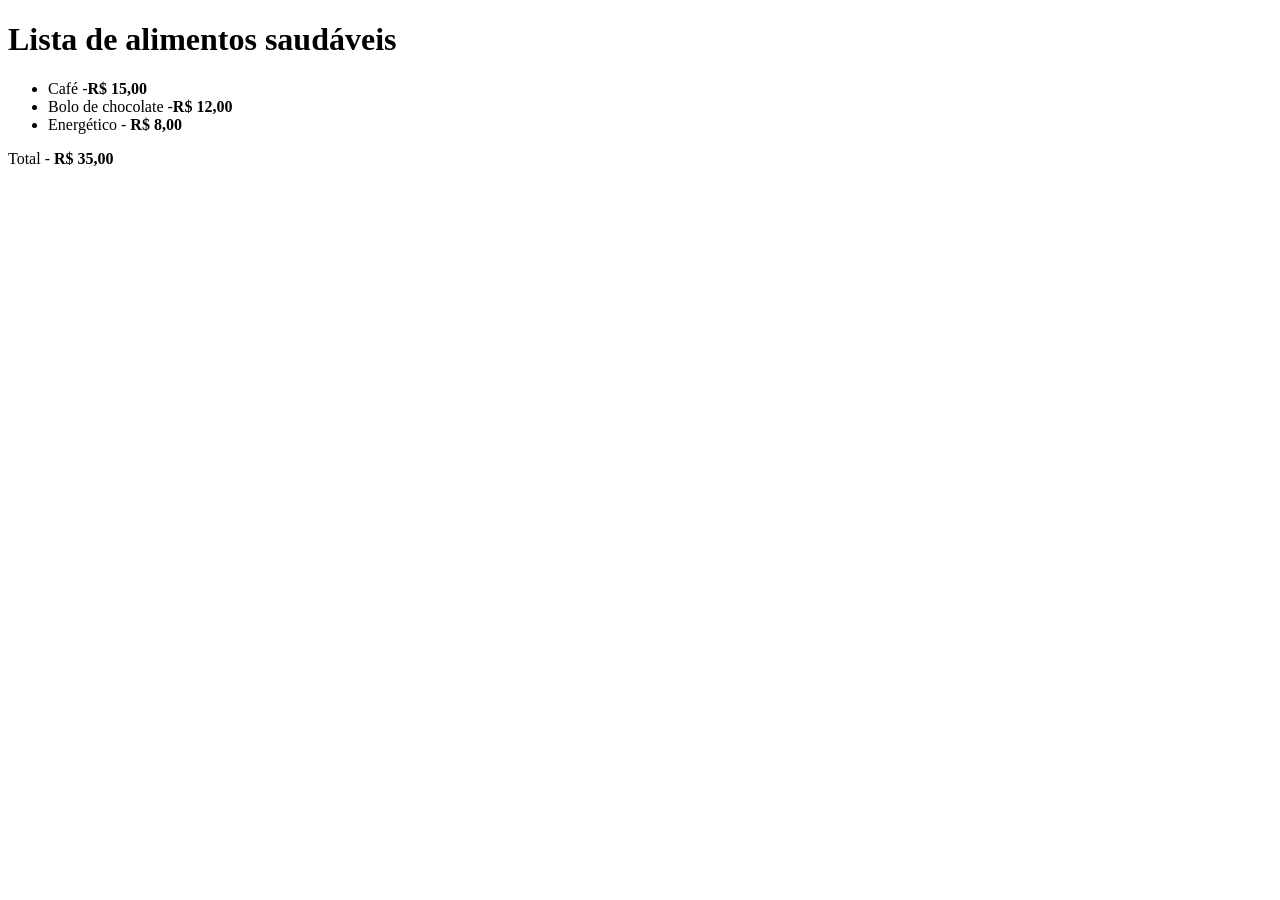
<file: Exercicio-1-lista-de-compras/index.html>
<!DOCTYPE html>
<html lang="en">
<head>
    <meta charset="UTF-8">
    <meta name="viewport" content="width=device-width, initial-scale=1.0">
    <title>Lista de alimentos saudáveis</title>
</head>
<body>
    <h1>Lista de alimentos saudáveis</h1>
 
   <ul>
    <li>Café -<b>R$ 15,00</b></li>
    <li>Bolo de chocolate -<b>R$ 12,00</b></li>
    <li>Energético - <b>R$ 8,00</b></li>
   </ul>
   
    <p>Total - <b>R$ 35,00</b></p>
  


    
    <!-- 
        Crie uma lista de alimentos “saudáveis”usando as tags corretas de HTML.
Exemplo de lista:

Café -R$ 15,00
Bolo de chocolate -R$ 12,00
Energético -R$ 8,00
Total -R$ 35,00


 -->
    
</body>
</html>
</file>
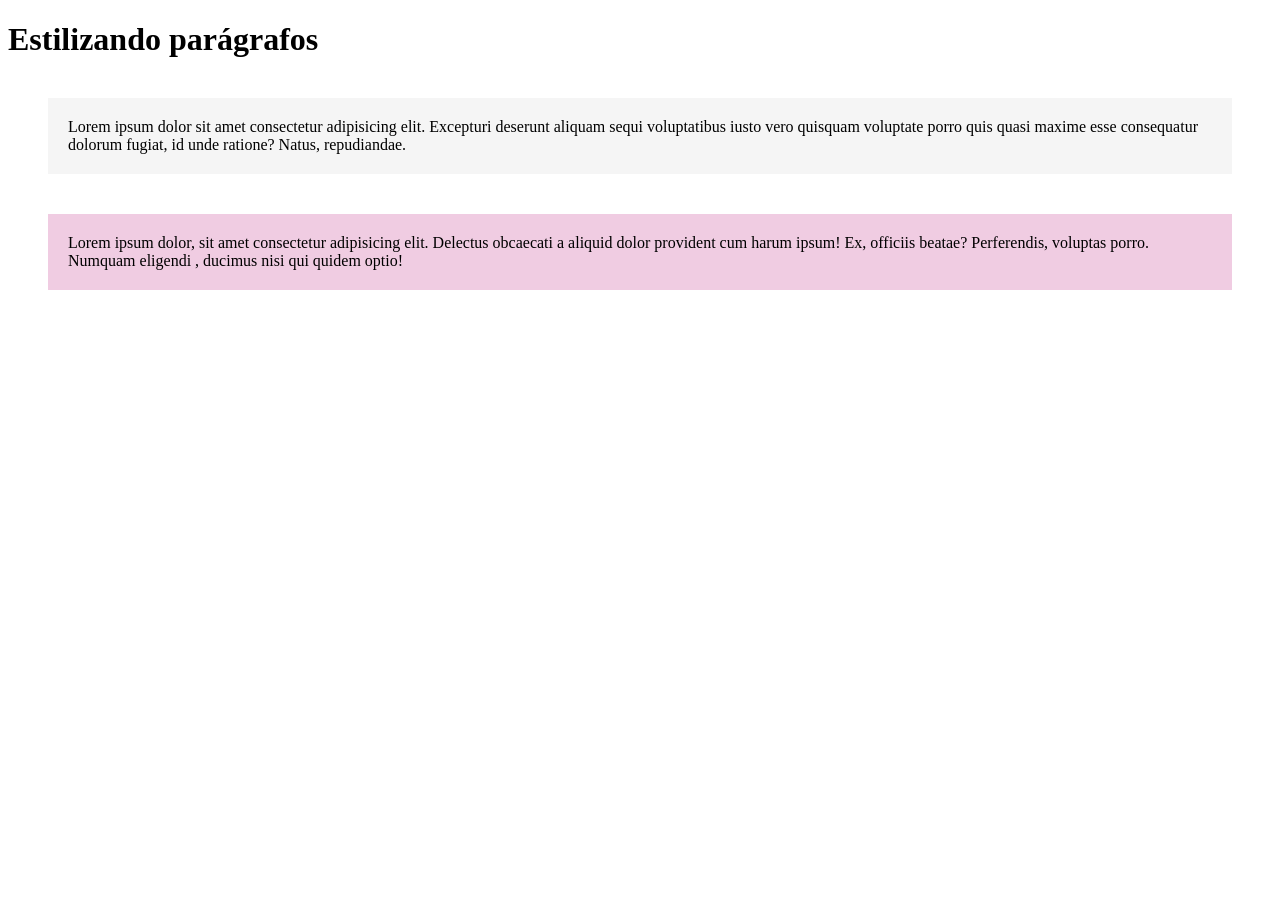
<file: Exercicio-3-paragrafos-coloridos/index.html>
<!DOCTYPE html>
<html lang="pt-br">
<head>
    <meta charset="UTF-8">
    <meta name="viewport" content="width=device-width, initial-scale=1.0">
    <title>Estilizando parágrafos</title>
    <link rel="stylesheet" href="style.css">
</head>
<body>
    <h1>Estilizando parágrafos</h1>

    <p class="paragrafo paragrafo1">Lorem ipsum dolor sit amet consectetur adipisicing elit. Excepturi deserunt aliquam sequi 
        voluptatibus iusto vero quisquam voluptate porro quis quasi maxime esse consequatur dolorum 
        fugiat, id unde ratione? Natus, repudiandae.</p>
    

    <p class="paragrafo paragrafo2">Lorem ipsum dolor, sit amet consectetur adipisicing elit. Delectus obcaecati a aliquid dolor
        provident cum harum ipsum! Ex, officiis beatae? Perferendis, voluptas porro. Numquam eligendi
        , ducimus nisi qui quidem optio!</p>
    
    
</body>
</html>
</file>
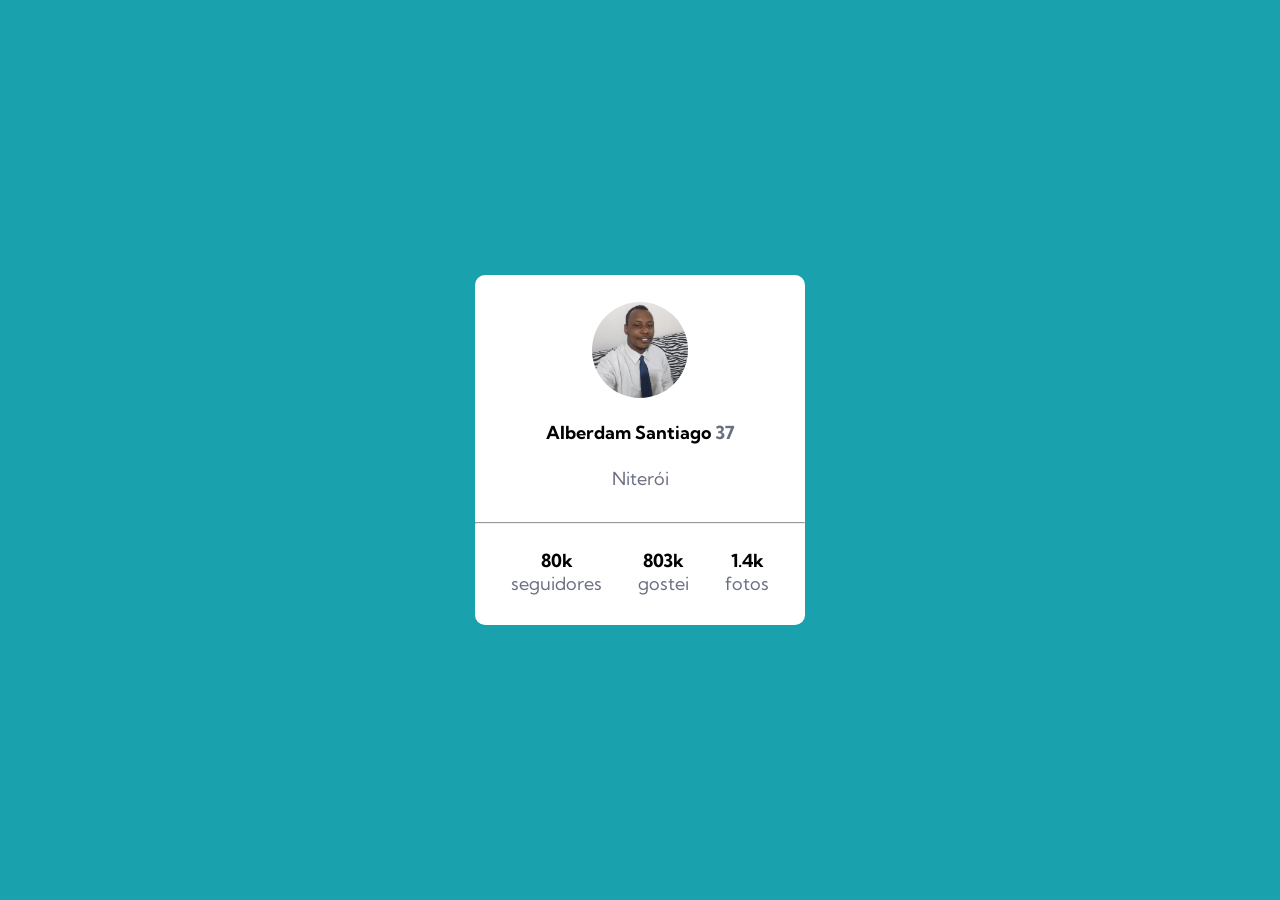
<file: 01-exercicio -profile-card-component-main/profile-card-component-main/index.html>
<!DOCTYPE html>
<html lang="pt-br">
<head>
  <meta charset="UTF-8">
  <meta name="viewport" content="width=device-width, initial-scale=1.0">
  <link rel="icon" type="image/png" sizes="32x32" href="./src/images/favicon-32x32.png">
  <link rel="stylesheet" href="./src/css/reset.css">
  <link rel="stylesheet" href="./src/css/variables.css">
  <link rel="stylesheet" href="./src/css/style.css">
  <title>Componente do cartão de perfil</title>
</head>
<body>
    <main class="container">
        <div class="cartao">
            <div class="perfil-informacao">
                <img src="src/images/image-alberdam.jpg" alt="imagem de perfil">
                <p>Alberdam Santiago <span class="idade">37</span></p>
                <span class="cidade">Niterói</span>
            </div>
              <hr>
            <ul class="perfil-numeros">

                  <li class="informacao">
                      <p class="contador">80k</p>
                      <span class="tipo-contador">seguidores</span>
                  </li>
                  <li class="informacao">
                      <p class="contador">803k</p>
                      <span class="tipo-contador">gostei</span>
                  </li>
                  <li class="informacao">
                      <p class="contador">1.4k</p>
                      <span class="tipo-contador">fotos</span>
                  </li>
            </ul>

          </div>

    </main>
  
 

  

</body>
</html>
</file>
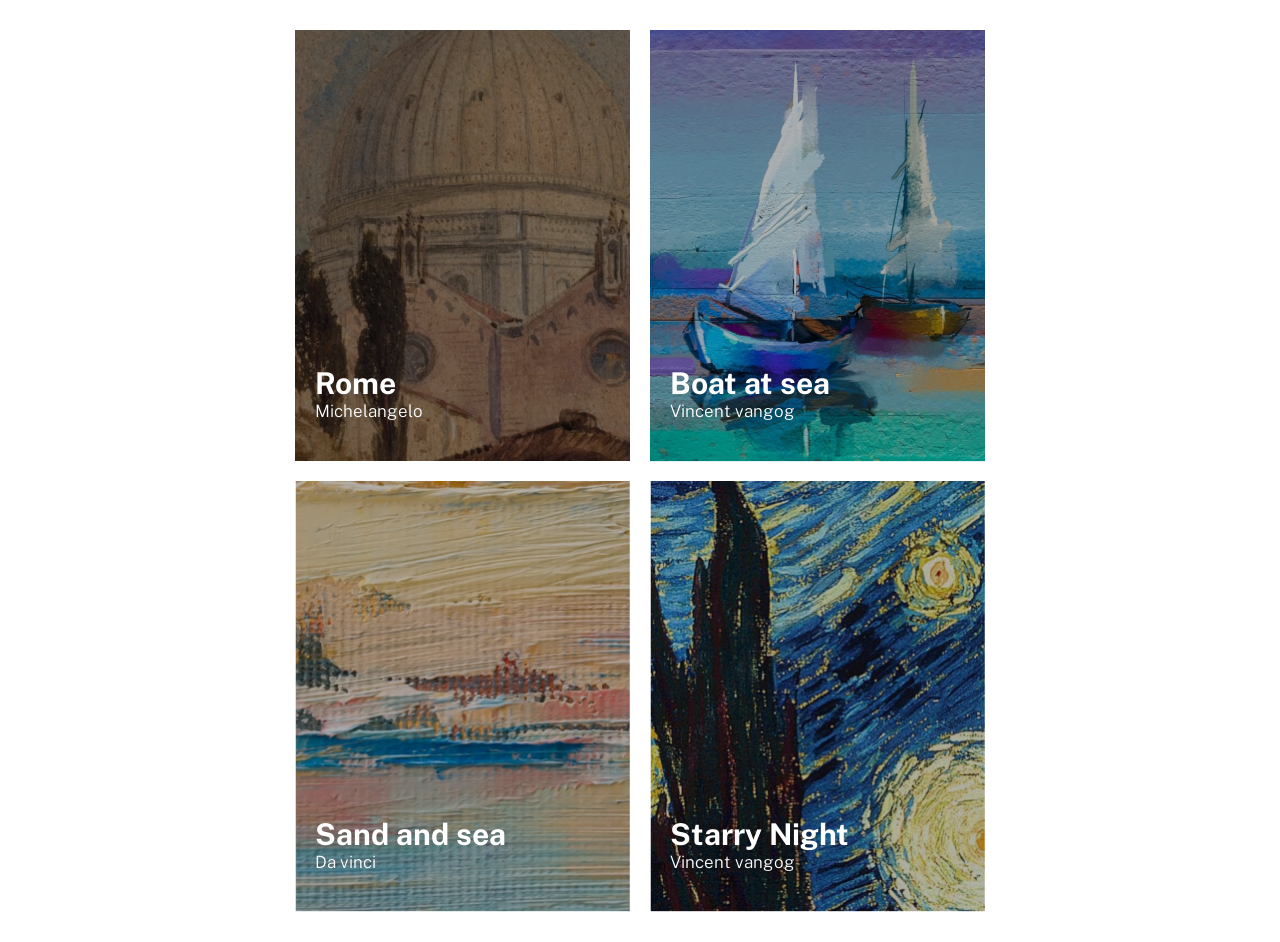
<file: 04-exercicios-lista-imagens-pinturas/lista-imagens-pinturas/index.html>
<!DOCTYPE html>
<html lang="pt-br">
<head>
    <meta charset="UTF-8">
    <meta name="viewport" content="width=device-width, initial-scale=1.0">
    <title>Lista de imagesns</title>
    <link rel="stylesheet" href="src/style/style.css">
    <link rel="stylesheet" href="src/style/reset.css">
    <link rel="stylesheet" href="src/style/responsive.css">

    <link rel="preconnect" href="https://fonts.googleapis.com">
     <link rel="preconnect" href="https://fonts.gstatic.com" crossorigin>
     <link href="https://fonts.googleapis.com/css2?family=Public+Sans:wght@300;700&display=swap" rel="stylesheet">
</head>
<body>
    <main>
        <section class="pinturas">
            <div class="pintura">
                <img src="src/image/rome.png" alt="pintura rome">

                <div class="informacoes">
                    <h2 class="titulo">Rome</h2>
                    <h3 class="subtitulo">Michelangelo</h3>
                </div>
            </div>

            <div class="pintura">
                <img src="src/image/boat.png" alt="pintura boat at sea">
                
                <div class="informacoes">
                    <h2 class="titulo">Boat at sea</h2>
                    <h3 class="subtitulo">Vincent vangog</h3>
                </div>
            </div>

            <div class="pintura">
                <img src="src/image/sand-and-sea.png" alt="pintura sand and sea">
                
                <div class="informacoes">
                    <h2 class="titulo">Sand and sea</h2>
                    <h3 class="subtitulo">Da vinci</h3>
                </div>
            </div>

            <div class="pintura">
                <img src="src/image/starry-night.png" alt="pintura starry night">
                
                <div class="informacoes">
                    <h2 class="titulo">Starry Night</h2>
                    <h3 class="subtitulo">Vincent vangog</h3>
                </div>
            </div>
           
        </section>
    </main>
    
</body>
</html>
</file>
<file: Exercicio-3-paragrafos-coloridos/style.css>
.paragrafo1 {
    background-color: #F5F5F5;
}


.paragrafo2 {
    background-color: #F0CCE2;
}

.paragrafo {
    margin: 40px;
    padding: 20px;
}
</file>
<file: 01-exercicio -profile-card-component-main/profile-card-component-main/src/css/variables.css>
:root{  
    --background-color: hsl(185, 75%, 39%);
    --text-color: hsl(227, 10%, 46%);
    --card-color: hsl(0, 0%, 59%);
}
</file>
<file: 01-exercicio -profile-card-component-main/profile-card-component-main/src/css/style.css>
@import url('https://fonts.googleapis.com/css2?family=Kumbh+Sans:wght@400;700&display=swap');

body{
    background-color: var(--background-color);
    height: 100vh;
    font-family: 'Kumbh Sans', sans-serif;
    font-size: 18px;
}

hr{
    width: 100%;
}

.container{
    display: flex;
    align-items: center;
    justify-content: center;
    height: 100%;
}

.cartao{
    display: flex;
    flex-direction: column;
    align-items: center;
    justify-content: space-between;
    gap: 25px;
    background-color: #fff;
    border-radius: 10px;
    margin: 20px;
    width: 330px;
    height: 350px;
}

.cartao .perfil-informacao{
    display: flex;
    flex-direction: column;
    justify-content: space-around;
    align-items: center;
    gap: 10px;
    height: 100%;
}

.cartao .perfil-informacao img{
    border-radius: 50%;
    margin-top: 20px;
}

.cartao .perfil-numeros{
    display: flex;
    align-items: center;
    justify-content: space-evenly;
    width: 100%;
    padding-bottom: 30px;
    text-align: center;
}

.perfil-numeros .informacao .contador, 
.cartao .perfil-informacao p{
    font-weight: 700;
}

.cartao .perfil-informacao .idade,
.cartao .perfil-informacao .cidade, 
.perfil-numeros .informacao .tipo-contador{
    color: var(--text-color);
}
</file>
<file: 04-exercicios-lista-imagens-pinturas/lista-imagens-pinturas/src/style/style.css>
html {
    font-family: 'Public Sans', sans-serif;
}

 
main {
    display: flex;
    min-height: 100vh;
    justify-content: center;
    align-items: center;
}
    
/* 
    */

.pinturas {
    display: flex;
    gap: 20px;
    justify-content:center;
    flex-wrap:wrap;
}
 
.pinturas .pintura {
    width:335px;
    height: 431px;
    position:relative;
}

.pinturas .pintura img {
    width: 100%;
}

.pinturas .pintura .informacoes {
    position: absolute;
    color:#ffffff;
    bottom: 40px;
    left: 20px;
}

 .pinturas .pintura .informacoes .titulo {
    font-size: 30px;
    font-weight: 8px;
} 

.pinturas .pintura .informacoes .subtitulo{
    font-size: 17px;
    font-weight: 300;
}
</file>
<file: 04-exercicios-lista-imagens-pinturas/lista-imagens-pinturas/src/style/responsive.css>
@media(max-width:1418px){
   .pinturas {
    max-width: 900px;
    margin: 30px 0;
   }

 }
</file>
